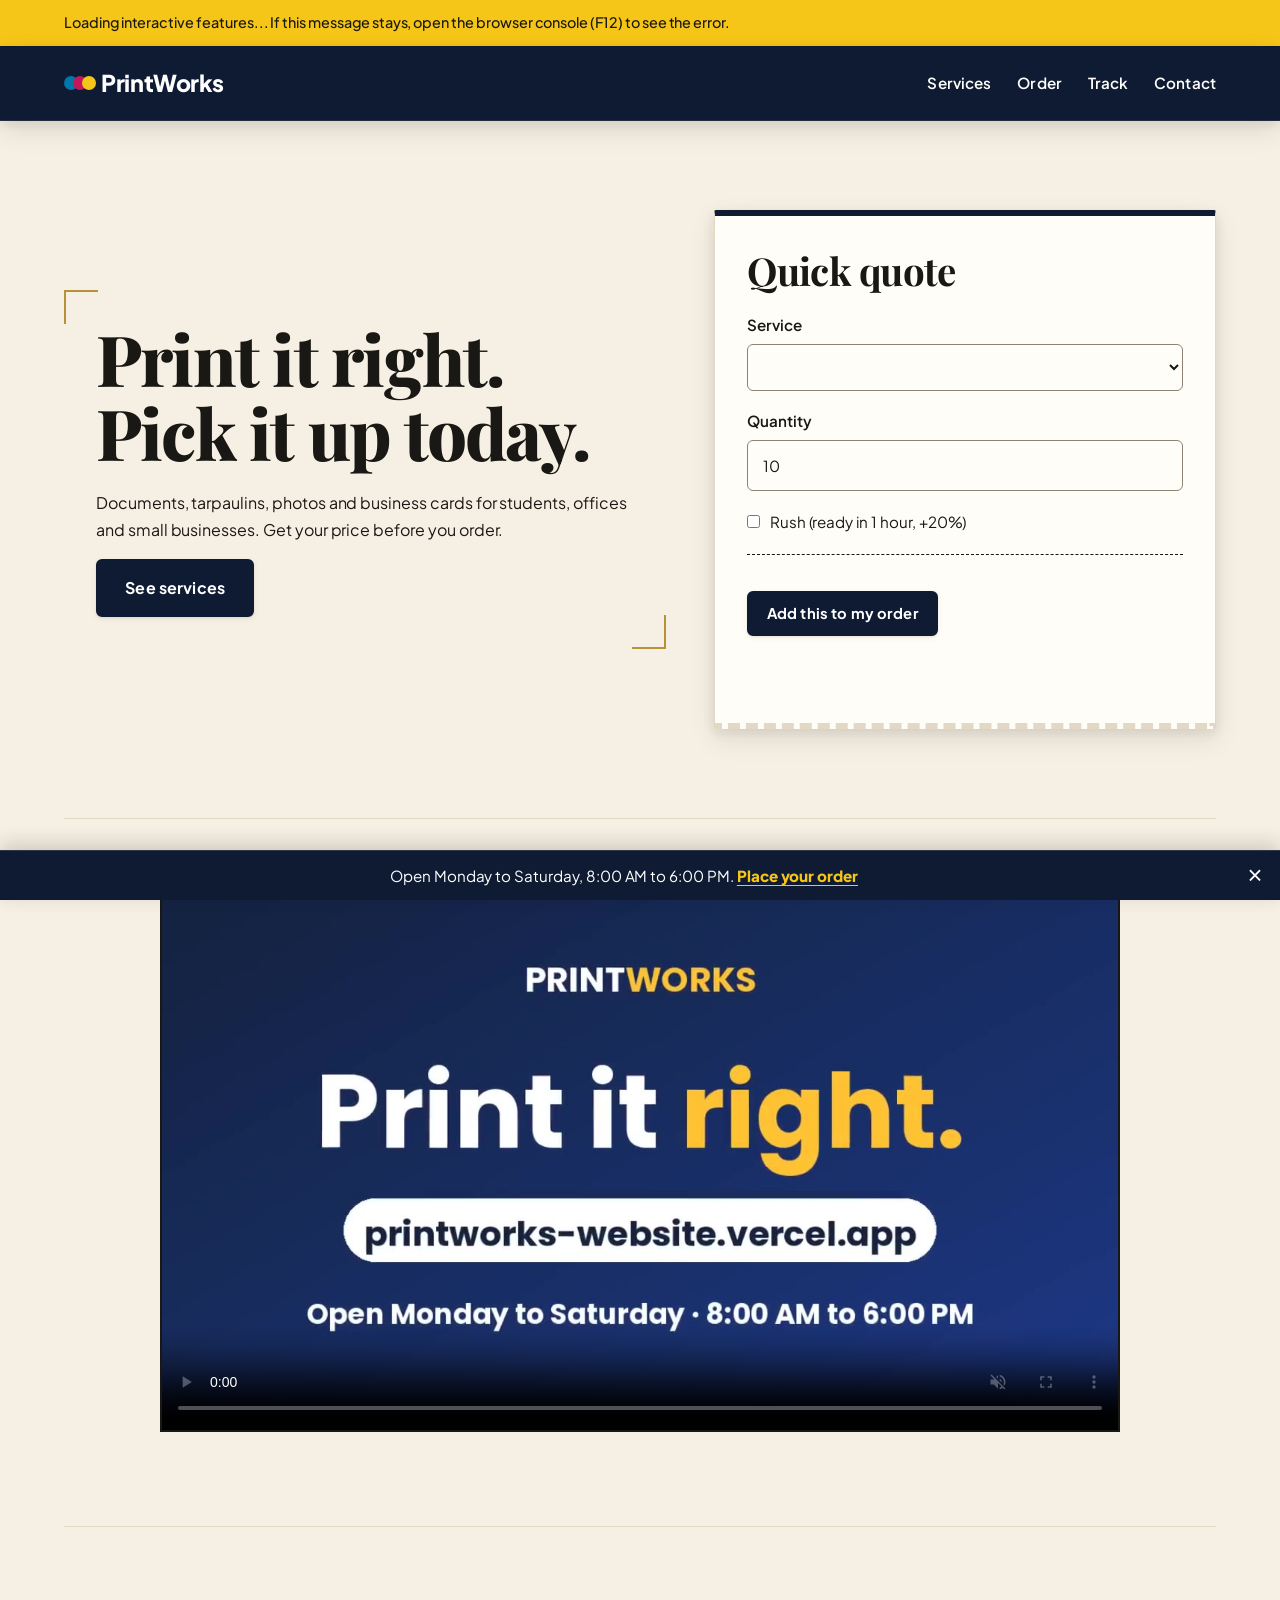
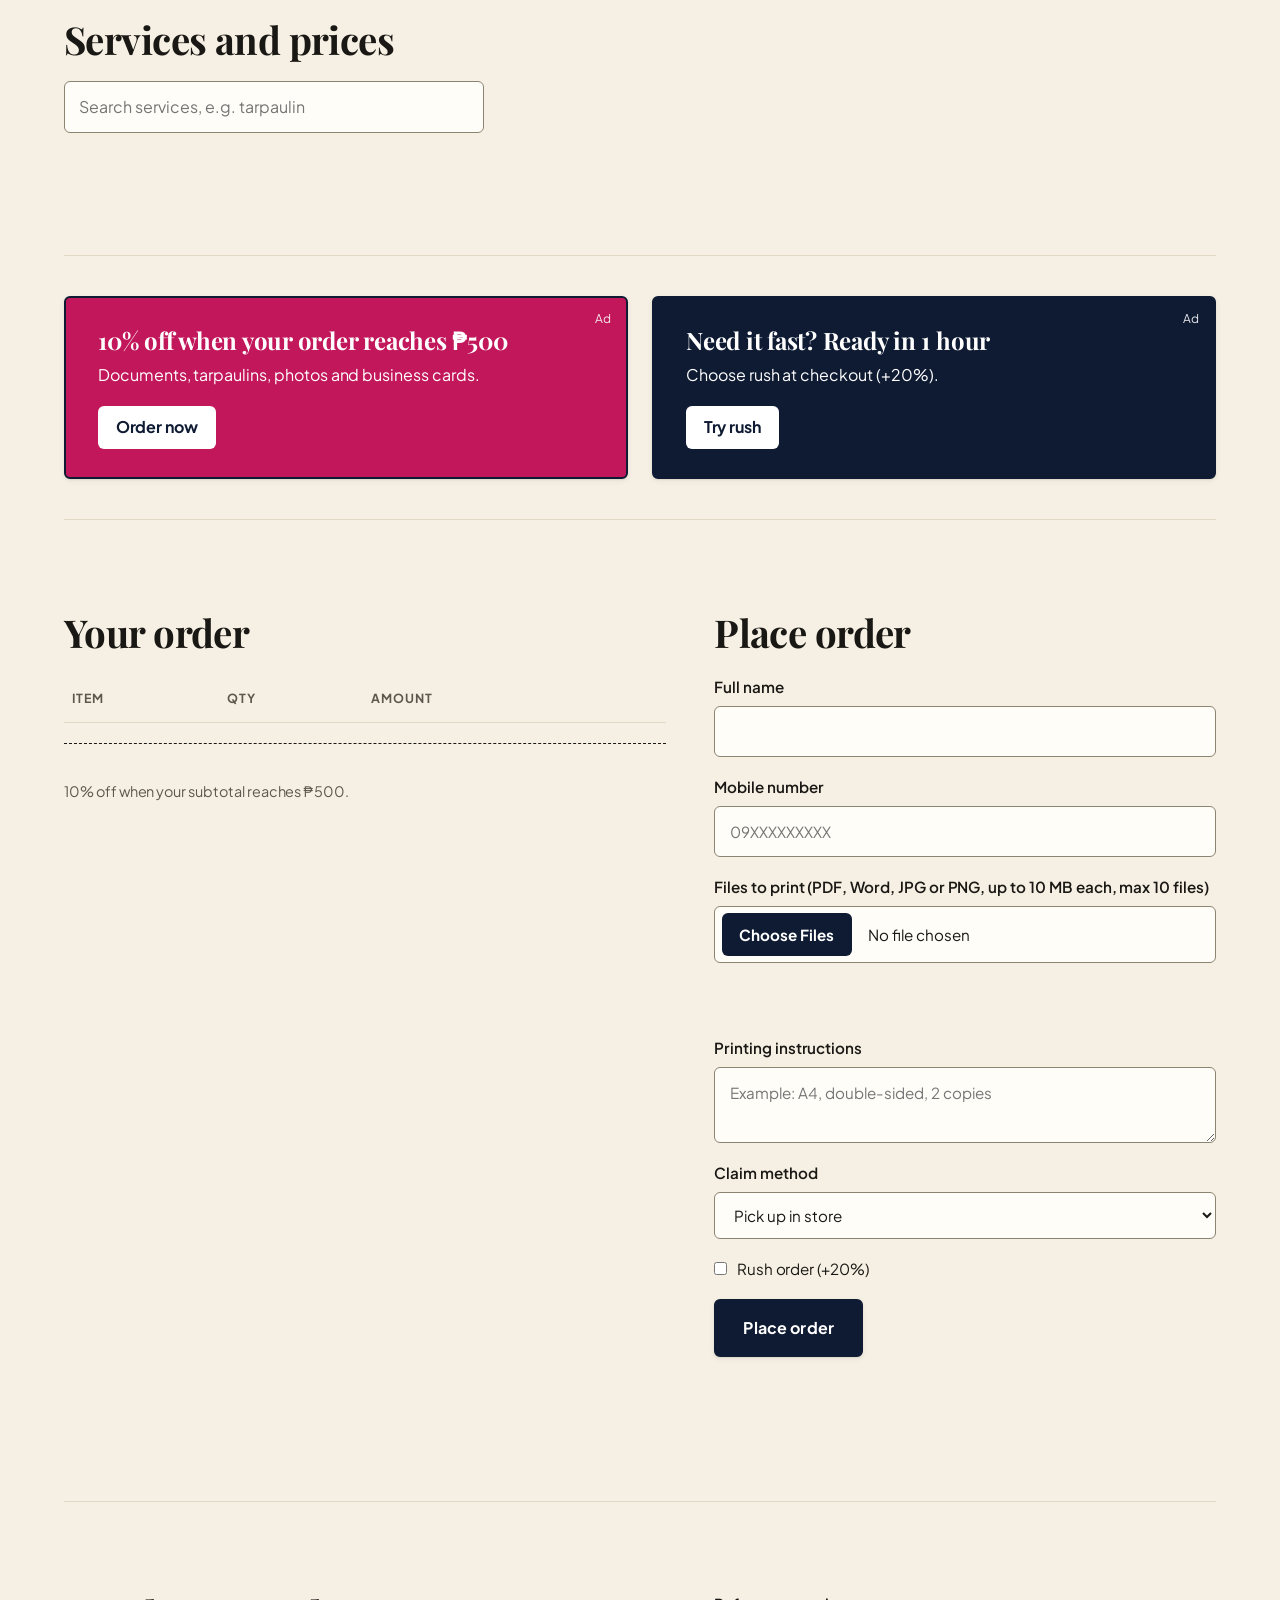
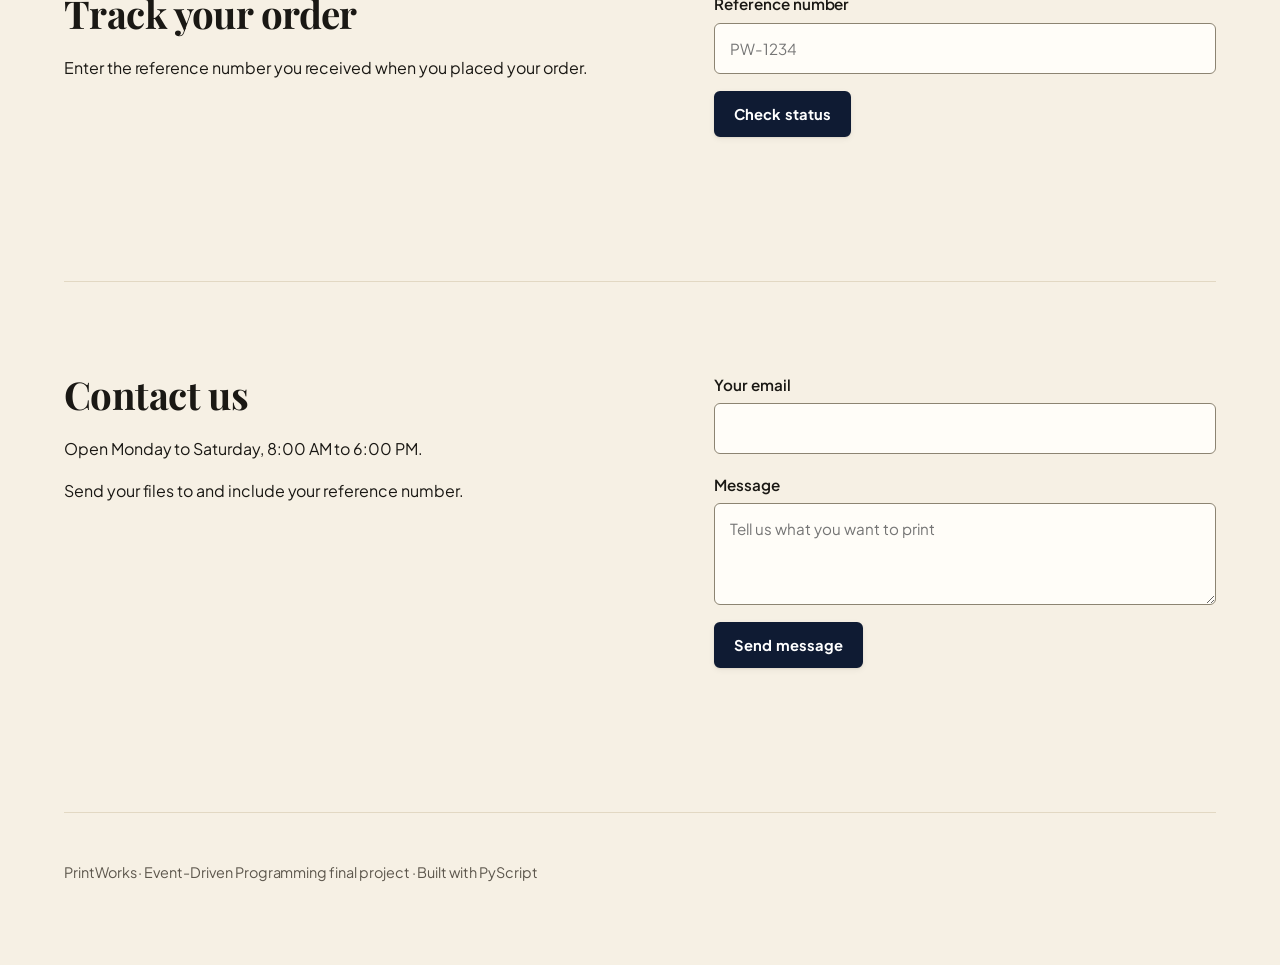
<file: index.html>
<!DOCTYPE html>
<html lang="en">
<head>
  <meta charset="UTF-8">
  <meta name="viewport" content="width=device-width, initial-scale=1">
  <title>PrintWorks | Printing Services</title>
  <link rel="preconnect" href="https://fonts.googleapis.com">
  <link rel="preconnect" href="https://fonts.gstatic.com" crossorigin>
  <link href="https://fonts.googleapis.com/css2?family=Bricolage+Grotesque:wght@600;800&family=IBM+Plex+Sans:wght@400;500;600&display=swap" rel="stylesheet">
  <link rel="stylesheet" href="https://pyscript.net/releases/2024.11.1/core.css">
  <script type="module" src="https://pyscript.net/releases/2024.11.1/core.js"></script>
  <link rel="stylesheet" href="style.css?v=7">
  <style>
    /* Delivery fields and file list (you can move this into style.css if you prefer) */
    [hidden] { display: none !important; }
    .file-list { list-style: none; padding: 0; margin: 0 0 .8rem; display: grid; gap: .45rem; }
    .file-list li {
      display: flex; justify-content: space-between; align-items: center; gap: .75rem;
      padding: .5rem .8rem; background: var(--paper-alt);
      border: 1px solid var(--line); border-radius: var(--radius);
    }
    .file-list small { color: var(--muted); }
    .preview-list { display: flex; flex-wrap: wrap; gap: .5rem; margin-bottom: .8rem; }
    .preview-list img { max-height: 120px; max-width: 100%; border-radius: var(--radius); border: 1px solid var(--line); }
  </style>
</head>
<body>
  <p id="py-status">Loading interactive features... If this message stays, open the browser console (F12) to see the error.</p>
  <header class="top">
    <a class="logo" href="#home"><span class="dots"><i></i><i></i><i></i></span>PrintWorks</a>
    <nav>
      <a href="#services">Services</a>
      <a href="#order">Order</a>
      <a href="#track">Track</a>
      <a href="#contact">Contact</a>
    </nav>
  </header>

  <main>
    <section id="home" class="hero">
      <div class="hero-text">
        <h1>Print it right. Pick it up today.</h1>
        <p>Documents, tarpaulins, photos and business cards for students, offices and small businesses. Get your price before you order.</p>
        <a class="btn" href="#services">See services</a>
      </div>

      <form id="calc-form" class="receipt" onsubmit="return false">
        <h2>Quick quote</h2>
        <label>Service <select id="calc-service"></select></label>
        <label>Quantity <input id="calc-qty" type="number" min="1" value="10"></label>
        <label class="check"><input id="calc-rush" type="checkbox"> Rush (ready in 1 hour, +20%)</label>
        <dl id="calc-out"></dl>
        <button type="button" id="calc-add" class="btn small">Add this to my order</button>
        <p id="calc-msg" class="msg" role="status"></p>
      </form>
    </section>

    <section id="ads" aria-label="PrintWorks promotional video">
      <p class="video-label">Promotional video</p>
      <div id="promo-video-wrap">
        <video id="promo-video" controls autoplay muted loop playsinline preload="metadata" poster="poster.jpg">
          <source src="promo.mp4" type="video/mp4">
          Your browser can't play this video.
        </video>
      </div>
      <p id="ad-msg" class="msg" role="status"></p>
    </section>

    <section id="services">
      <h2>Services and prices</h2>
      <input id="search" type="search" placeholder="Search services, e.g. tarpaulin" aria-label="Search services">
      <div id="service-grid" class="grid"></div>
    </section>

    <section id="deals" aria-label="Deals">
      <div class="deals">
        <a class="promo magenta" href="#order">
          <small class="tag">Ad</small>
          <strong>10% off when your order reaches ₱500</strong>
          <p>Documents, tarpaulins, photos and business cards.</p>
          <span class="go">Order now</span>
        </a>
        <a class="promo ink" href="#order">
          <small class="tag">Ad</small>
          <strong>Need it fast? Ready in 1 hour</strong>
          <p>Choose rush at checkout (+20%).</p>
          <span class="go">Try rush</span>
        </a>
      </div>
    </section>

    <section id="order" class="two-col">
      <div>
        <h2>Your order</h2>
        <table class="cart">
          <thead><tr><th>Item</th><th>Qty</th><th>Amount</th><th></th></tr></thead>
          <tbody id="cart-body"></tbody>
        </table>
        <dl id="cart-out"></dl>
        <p class="note">10% off when your subtotal reaches ₱500.</p>
      </div>

      <form id="order-form" novalidate>
        <h2>Place order</h2>
        <label>Full name <input id="name" type="text" autocomplete="name"></label>
        <label>Mobile number <input id="phone" type="tel" autocomplete="tel" placeholder="09XXXXXXXXX"></label>
        <label>Files to print (PDF, Word, JPG or PNG, up to 10 MB each, max 10 files)
          <input id="file" type="file" multiple accept=".pdf,.doc,.docx,.jpg,.jpeg,.png">
        </label>
        <ul id="file-list" class="file-list"></ul>
        <div id="preview-list" class="preview-list" hidden></div>
        <p id="file-msg" class="msg" role="status"></p>
        <label>Printing instructions
          <textarea id="notes" rows="2" placeholder="Example: A4, double-sided, 2 copies"></textarea>
        </label>
        <label>Claim method
          <select id="method">
            <option value="Pick up in store">Pick up in store</option>
            <option value="Delivery">Delivery</option>
          </select>
        </label>

        <!-- Shown only when Delivery is selected -->
        <div id="delivery-fields" hidden>
          <label>Delivery address
            <textarea id="d-address" rows="2" placeholder="House/Unit no., Street, Barangay, City"></textarea>
          </label>
          <label>Preferred delivery date
            <input id="d-date" type="date">
          </label>
          <label>Preferred delivery time
            <input id="d-time" type="time">
          </label>
        </div>

        <label class="check"><input id="rush" type="checkbox"> Rush order (+20%)</label>
        <button class="btn" type="submit">Place order</button>
        <p id="order-msg" class="msg" role="status"></p>
      </form>
    </section>

    <section id="track" class="two-col">
      <div>
        <h2>Track your order</h2>
        <p>Enter the reference number you received when you placed your order.</p>
      </div>
      <div>
        <label>Reference number <input id="ref" type="text" placeholder="PW-1234"></label>
        <button type="button" id="track-btn" class="btn small">Check status</button>
        <p id="track-msg" class="msg" role="status"></p>
      </div>
    </section>

    <section id="contact" class="two-col">
      <div>
        <h2>Contact us</h2>
        <p>Open Monday to Saturday, 8:00 AM to 6:00 PM.</p>
        <p>Send your files to <strong id="send-email"></strong> and include your reference number.</p>
      </div>
      <form id="contact-form" novalidate>
        <label>Your email <input id="c-email" type="email"></label>
        <label>Message <textarea id="c-msg" rows="3" placeholder="Tell us what you want to print"></textarea></label>
        <button class="btn small" type="submit">Send message</button>
        <p id="contact-msg" class="msg" role="status"></p>
      </form>
    </section>
  </main>

  <footer>PrintWorks &middot; Event-Driven Programming final project &middot; Built with PyScript</footer>

  <div id="promo-bar">
    <span>Open Monday to Saturday, 8:00 AM to 6:00 PM. <a href="#order">Place your order</a></span>
    <button type="button" id="promo-close" aria-label="Close ad">&times;</button>
  </div>

  <!-- Plain JavaScript so the delivery fields show even if PyScript is slow or fails to load -->
  <script>
    (function () {
      var method = document.getElementById('method');
      var box = document.getElementById('delivery-fields');
      function sync() { box.hidden = (method.value !== 'Delivery'); }
      method.addEventListener('change', sync);
      method.addEventListener('input', sync);
      sync();
    })();
  </script>

  <script type="py" src="./main.py?v=7"></script>
</body>
</html>
</file>
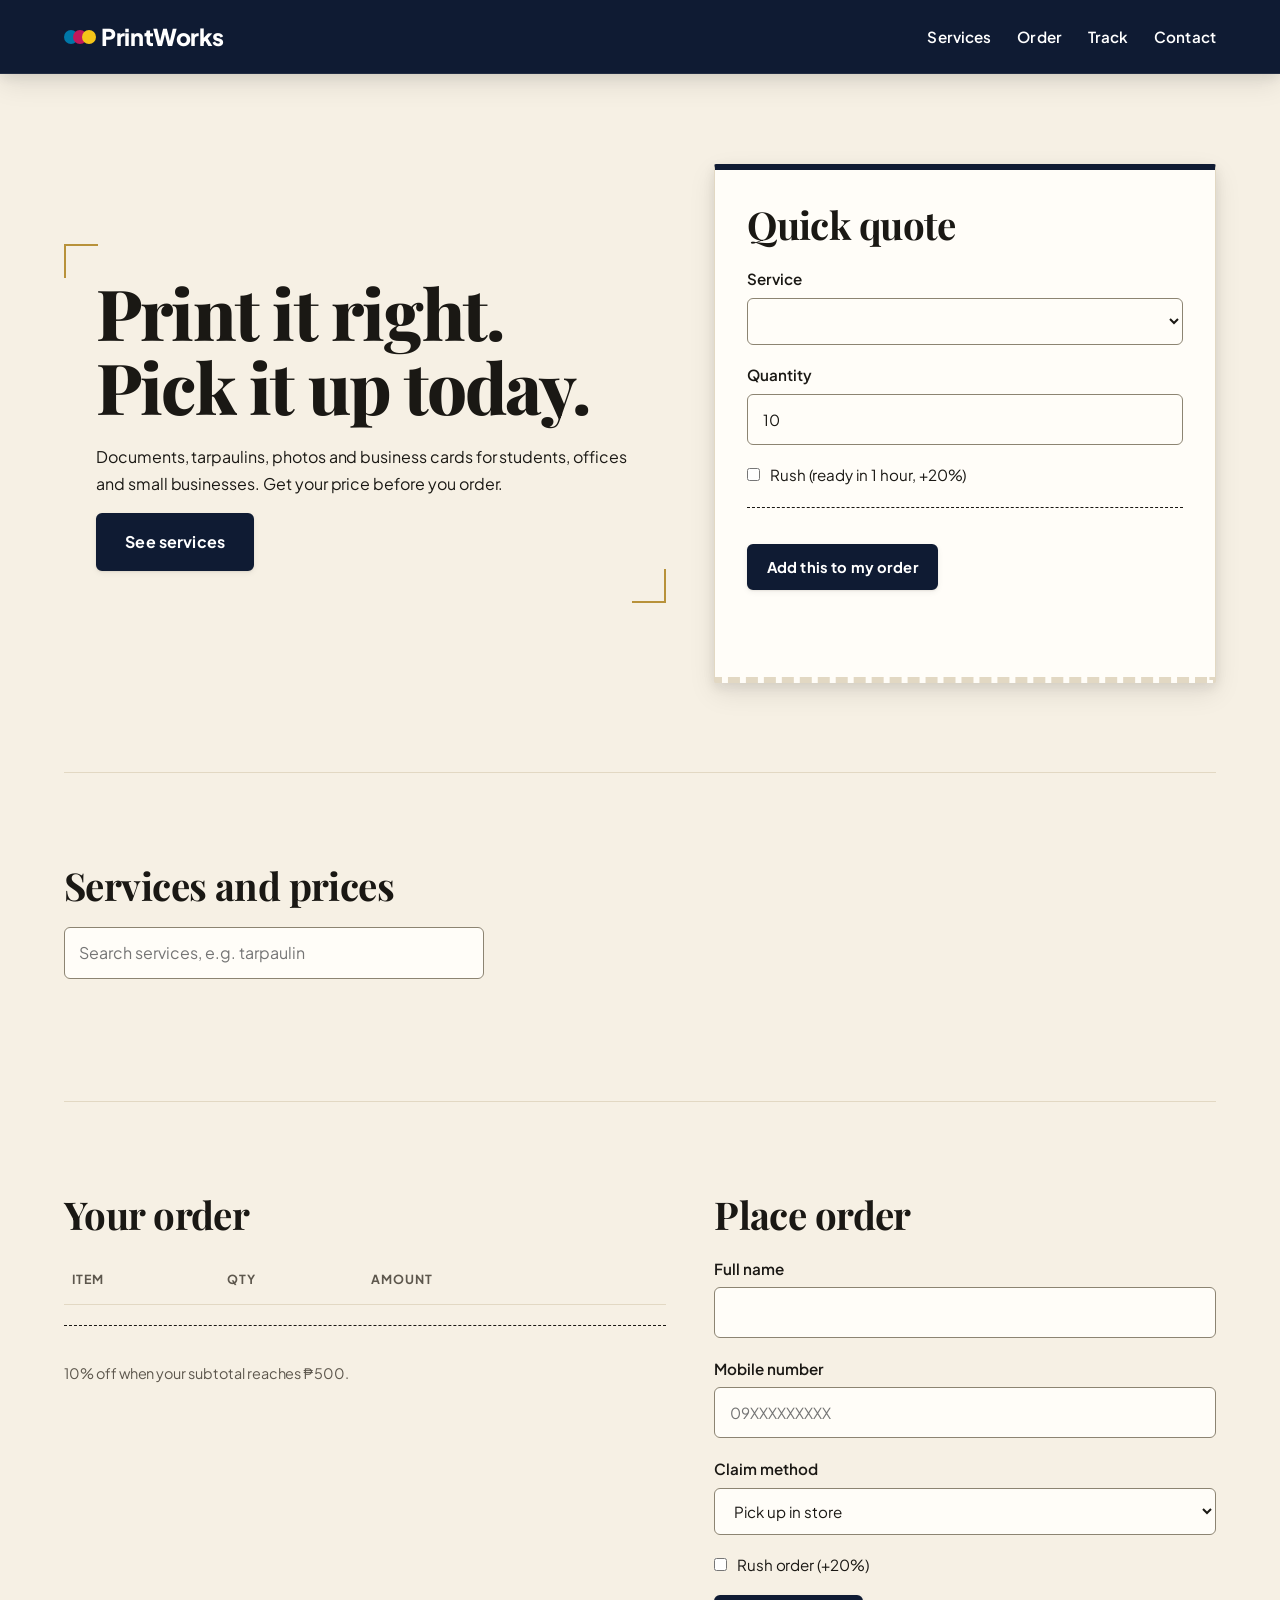
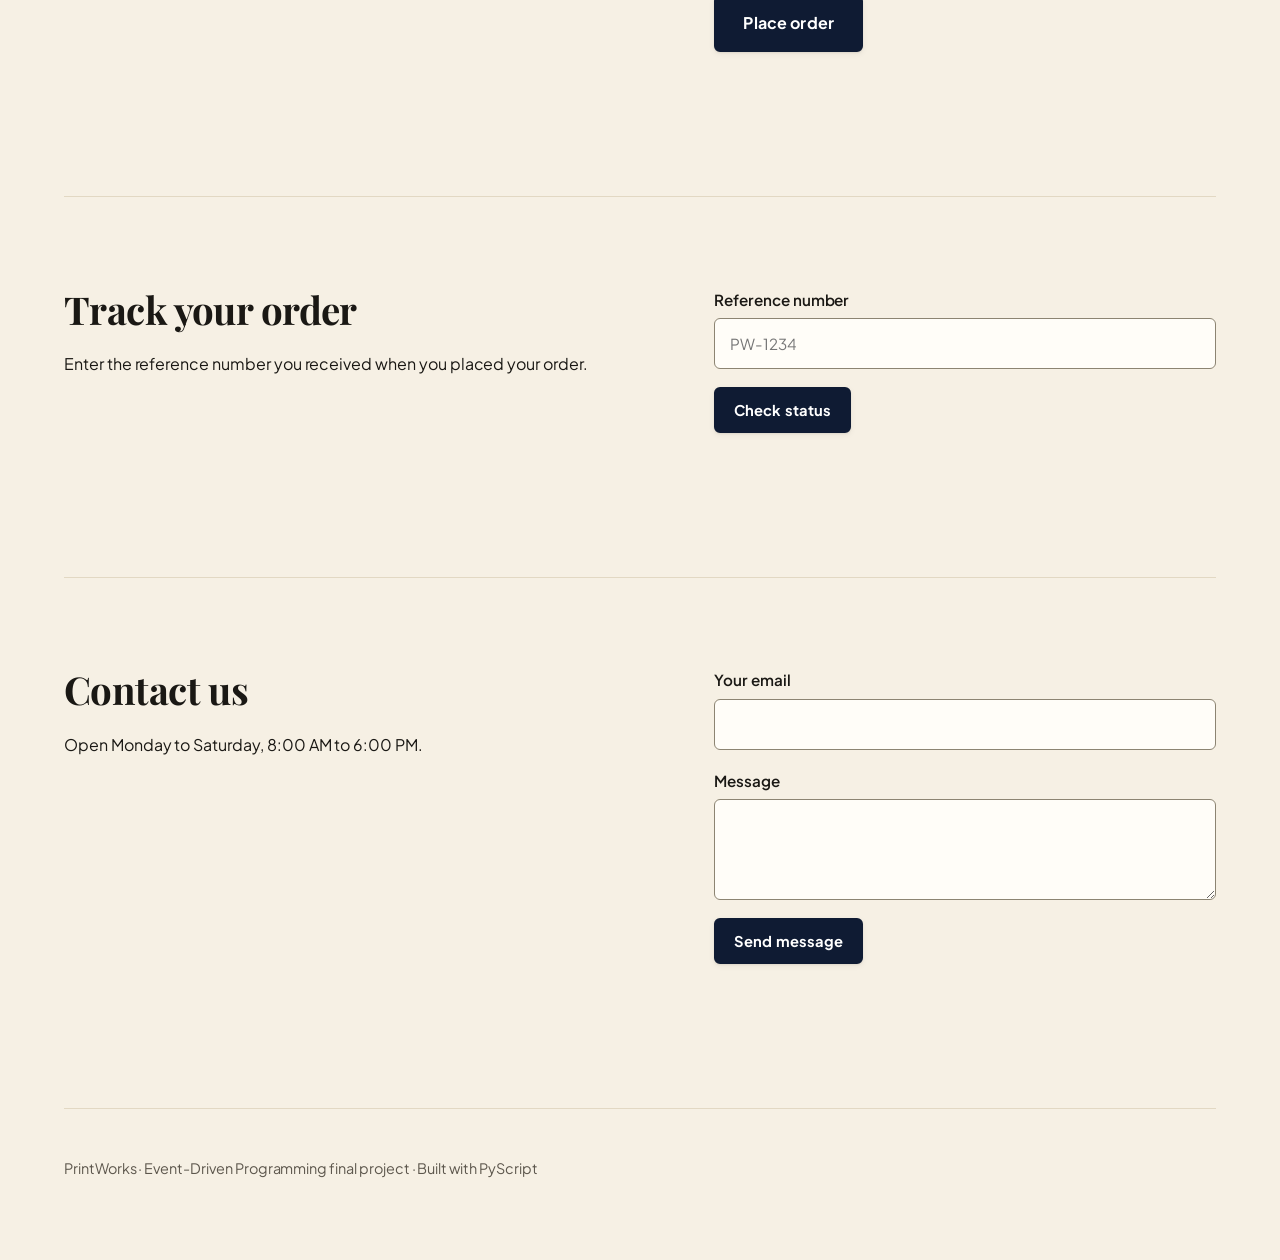
<file: index (1).html>
<!DOCTYPE html>
<html lang="en">
<head>
  <meta charset="UTF-8">
  <meta name="viewport" content="width=device-width, initial-scale=1">
  <title>PrintWorks | Printing Services</title>
  <link rel="preconnect" href="https://fonts.googleapis.com">
  <link rel="preconnect" href="https://fonts.gstatic.com" crossorigin>
  <link href="https://fonts.googleapis.com/css2?family=Bricolage+Grotesque:wght@600;800&family=IBM+Plex+Sans:wght@400;500;600&display=swap" rel="stylesheet">
  <link rel="stylesheet" href="https://pyscript.net/releases/2024.11.1/core.css">
  <script type="module" src="https://pyscript.net/releases/2024.11.1/core.js"></script>
  <link rel="stylesheet" href="style.css">
</head>
<body>
  <header class="top">
    <a class="logo" href="#home"><span class="dots"><i></i><i></i><i></i></span>PrintWorks</a>
    <nav>
      <a href="#services">Services</a>
      <a href="#order">Order</a>
      <a href="#track">Track</a>
      <a href="#contact">Contact</a>
    </nav>
  </header>

  <main>
    <section id="home" class="hero">
      <div class="hero-text">
        <h1>Print it right. Pick it up today.</h1>
        <p>Documents, tarpaulins, photos and business cards for students, offices and small businesses. Get your price before you order.</p>
        <a class="btn" href="#services">See services</a>
      </div>

      <form id="calc-form" class="receipt" onsubmit="return false">
        <h2>Quick quote</h2>
        <label>Service <select id="calc-service"></select></label>
        <label>Quantity <input id="calc-qty" type="number" min="1" value="10"></label>
        <label class="check"><input id="calc-rush" type="checkbox"> Rush (ready in 1 hour, +20%)</label>
        <dl id="calc-out"></dl>
        <button type="button" id="calc-add" class="btn small">Add this to my order</button>
        <p id="calc-msg" class="msg" role="status"></p>
      </form>
    </section>

    <section id="services">
      <h2>Services and prices</h2>
      <input id="search" type="search" placeholder="Search services, e.g. tarpaulin" aria-label="Search services">
      <div id="service-grid" class="grid"></div>
    </section>

    <section id="order" class="two-col">
      <div>
        <h2>Your order</h2>
        <table class="cart">
          <thead><tr><th>Item</th><th>Qty</th><th>Amount</th><th></th></tr></thead>
          <tbody id="cart-body"></tbody>
        </table>
        <dl id="cart-out"></dl>
        <p class="note">10% off when your subtotal reaches ₱500.</p>
      </div>

      <form id="order-form" novalidate>
        <h2>Place order</h2>
        <label>Full name <input id="name" type="text" autocomplete="name"></label>
        <label>Mobile number <input id="phone" type="tel" autocomplete="tel" placeholder="09XXXXXXXXX"></label>
        <label>Claim method
          <select id="method"><option>Pick up in store</option><option>Delivery</option></select>
        </label>
        <label class="check"><input id="rush" type="checkbox"> Rush order (+20%)</label>
        <button class="btn" type="submit">Place order</button>
        <p id="order-msg" class="msg" role="status"></p>
      </form>
    </section>

    <section id="track" class="two-col">
      <div>
        <h2>Track your order</h2>
        <p>Enter the reference number you received when you placed your order.</p>
      </div>
      <div>
        <label>Reference number <input id="ref" type="text" placeholder="PW-1234"></label>
        <button type="button" id="track-btn" class="btn small">Check status</button>
        <p id="track-msg" class="msg" role="status"></p>
      </div>
    </section>

    <section id="contact" class="two-col">
      <div>
        <h2>Contact us</h2>
        <p>Open Monday to Saturday, 8:00 AM to 6:00 PM.</p>
      </div>
      <form id="contact-form" novalidate>
        <label>Your email <input id="c-email" type="email"></label>
        <label>Message <textarea id="c-msg" rows="3"></textarea></label>
        <button class="btn small" type="submit">Send message</button>
        <p id="contact-msg" class="msg" role="status"></p>
      </form>
    </section>
  </main>

  <footer>PrintWorks &middot; Event-Driven Programming final project &middot; Built with PyScript</footer>

  <script type="py" src="./main.py"></script>
</body>
</html>
</file>
<file: style.css>
@import url("https://fonts.googleapis.com/css2?family=Playfair+Display:wght@600;700;800&family=Plus+Jakarta+Sans:wght@400;500;600;700;800&display=swap");

:root {
  --paper: #f6f0e4;
  --paper-alt: #fffdf8;
  --ink: #1a1814;
  --muted: #5d574d;
  --line: #e2d8c3;
  --navy: #0f1b33;
  --cyan: #0077a8;
  --magenta: #c2185b;
  --yellow: #f5c518;
  --gold: #b8923a;
  --slate: #6b7488;
  --ok: #146c34;
  --err: #b3261e;

  --radius: 6px;
  --ease: all 0.3s ease;
  --shadow-sm: 0 1px 2px rgba(26, 24, 20, .07), 0 2px 6px rgba(26, 24, 20, .06);
  --shadow-md: 0 4px 12px rgba(26, 24, 20, .09), 0 10px 28px rgba(26, 24, 20, .09);
  --shadow-lg: 0 10px 24px rgba(26, 24, 20, .13), 0 24px 56px rgba(26, 24, 20, .13);
}

* { box-sizing: border-box; }
html { scroll-behavior: smooth; }

body {
  margin: 0;
  background: var(--paper);
  color: var(--ink);
  font-family: "Plus Jakarta Sans", system-ui, -apple-system, "Segoe UI", sans-serif;
  font-size: 1rem;
  line-height: 1.65;
  letter-spacing: -0.003em;
  -webkit-font-smoothing: antialiased;
  -moz-osx-font-smoothing: grayscale;
  text-rendering: optimizeLegibility;
}

::selection { background: var(--yellow); color: var(--ink); }

h1, h2 {
  font-family: "Playfair Display", Georgia, "Times New Roman", serif;
  color: var(--ink);
  text-wrap: balance;
}
h3, .logo {
  font-family: "Plus Jakarta Sans", system-ui, sans-serif;
  color: var(--ink);
}
h1 {
  font-size: clamp(2.5rem, 5.5vw + 0.5rem, 4.4rem);
  font-weight: 800;
  line-height: 1.05;
  letter-spacing: -0.025em;
  margin: 0 0 1.25rem;
}
h2 {
  font-size: clamp(1.75rem, 2.2vw + 1rem, 2.4rem);
  font-weight: 700;
  line-height: 1.15;
  letter-spacing: -0.015em;
  margin: 0 0 1.25rem;
}
h3 {
  font-size: 1.1rem;
  font-weight: 700;
  line-height: 1.3;
  letter-spacing: -0.005em;
  margin: 0 0 .4rem;
}
p {
  max-width: 62ch;
  margin-top: 0;
  text-wrap: pretty;
}

.top {
  display: flex; justify-content: space-between; align-items: center; gap: 1rem; flex-wrap: wrap;
  padding: 1.1rem clamp(1rem, 5vw, 4rem);
  background: var(--navy);
  border-bottom: 1px solid rgba(255, 255, 255, .08);
  position: sticky; top: 0; z-index: 5;
  box-shadow: var(--shadow-md);
}
.logo {
  font-weight: 800; font-size: 1.45rem; letter-spacing: -0.02em;
  color: #fff; text-decoration: none;
  display: flex; align-items: center; gap: .65rem;
  transition: var(--ease);
}
.logo:hover { opacity: .85; }

.dots { display: inline-flex; }
.dots i { width: 14px; height: 14px; border-radius: 50%; mix-blend-mode: normal; margin-right: -5px; }
.dots i:nth-child(1) { background: var(--cyan); }
.dots i:nth-child(2) { background: var(--magenta); }
.dots i:nth-child(3) { background: var(--yellow); }

nav { display: flex; gap: 1.6rem; }
nav a {
  position: relative;
  color: #fff; text-decoration: none;
  font-weight: 600; font-size: .95rem; letter-spacing: .01em;
  padding: .25rem 0;
  transition: var(--ease);
}
nav a::after {
  content: ""; position: absolute; left: 0; right: 0; bottom: -2px; height: 2px;
  background: var(--yellow);
  transform: scaleX(0); transform-origin: left;
  transition: transform 0.3s ease;
}
nav a:hover { color: var(--yellow); }
nav a:hover::after, nav a:focus-visible::after { transform: scaleX(1); }
.top a:focus-visible { outline-color: var(--yellow); }

main { padding: 0 clamp(1rem, 5vw, 4rem); }
section {
  padding: clamp(3.5rem, 7vw, 6rem) 0;
  border-bottom: 1px solid var(--line);
}
.hero { display: grid; grid-template-columns: 1.2fr 1fr; gap: 3rem; align-items: center; }
.hero-text { position: relative; padding: 2rem; }

.hero-text::before, .hero-text::after {
  content: ""; position: absolute; width: 32px; height: 32px; border: 2px solid var(--gold);
}
.hero-text::before { top: 0; left: 0; border-right: 0; border-bottom: 0; }
.hero-text::after { bottom: 0; right: 0; border-left: 0; border-top: 0; }

.btn {
  display: inline-block;
  background: var(--navy); color: #fff;
  border: 2px solid var(--navy);
  padding: .85rem 1.7rem;
  font: inherit; font-weight: 700; letter-spacing: .01em;
  border-radius: var(--radius);
  cursor: pointer; text-decoration: none;
  box-shadow: var(--shadow-sm);
  transition: var(--ease);
}
.btn:hover {
  background: var(--cyan); border-color: var(--cyan);
  transform: translateY(-2px);
  box-shadow: var(--shadow-md);
}
.btn:active { transform: translateY(0); box-shadow: var(--shadow-sm); }
.btn.small { padding: .55rem 1.1rem; font-size: .92rem; }

.btn:focus-visible, input:focus-visible, select:focus-visible, textarea:focus-visible,
button:focus-visible, a:focus-visible {
  outline: 3px solid var(--cyan); outline-offset: 3px;
}

label { display: block; font-weight: 600; font-size: .95rem; margin-bottom: 1.1rem; }
input, select, textarea {
  display: block; width: 100%; margin-top: .4rem; padding: .75rem .9rem;
  border: 1px solid #8c8472;
  border-radius: var(--radius);
  font: inherit; font-weight: 400; background: var(--paper-alt); color: var(--ink);
  transition: var(--ease);
}
input:hover, select:hover, textarea:hover { border-color: var(--navy); }
input:focus, select:focus, textarea:focus {
  border-color: var(--cyan);
  box-shadow: 0 0 0 4px rgba(0, 119, 168, .15);
}
label.check { display: flex; gap: .6rem; align-items: center; font-weight: 400; }
label.check input { width: auto; margin: 0; }

.receipt {
  background: var(--paper-alt); padding: 2rem;
  border: 1px solid var(--line);
  border-top: 6px solid var(--navy);
  border-bottom: 6px dashed var(--line);
  border-radius: 2px;
  box-shadow: var(--shadow-md);
}
dl {
  display: grid; grid-template-columns: 1fr auto; gap: .5rem 1rem;
  margin: 1.25rem 0; padding-top: 1rem;
  border-top: 1px dashed var(--ink);
}
dt, dd { margin: 0; }
dt { color: var(--muted); }
dd { text-align: right; font-variant-numeric: tabular-nums; font-weight: 600; }
.total { font-weight: 800; font-size: 1.25rem; letter-spacing: -0.01em; }

#search { max-width: 420px; margin: 0 0 2rem; }
.grid { display: grid; grid-template-columns: repeat(auto-fill, minmax(240px, 1fr)); gap: 1.5rem; }

.card {
  border: 1px solid var(--line); border-left: 5px solid var(--navy);
  padding: 1.4rem;
  background: var(--paper-alt);
  border-radius: 2px var(--radius) var(--radius) 2px;
  box-shadow: var(--shadow-sm);
  transition: var(--ease);
}
.card:nth-child(3n+2) { border-left-color: var(--gold); }
.card:nth-child(3n+3) { border-left-color: var(--slate); }
.card:hover {
  transform: translateY(-4px);
  box-shadow: var(--shadow-lg);
  border-color: #d4c8ae;
}
.card p { margin: 0 0 .8rem; color: var(--muted); font-size: .95rem; line-height: 1.55; }
.card .price { color: var(--navy); font-weight: 700; font-size: 1.2rem; letter-spacing: -0.01em; }
.price span { font-weight: 500; font-size: .85rem; color: var(--muted); }
.add-row { display: flex; gap: .6rem; }
.add-row input { width: 5rem; margin: 0; }

.two-col { display: grid; grid-template-columns: 1.2fr 1fr; gap: 3rem; }
.cart { width: 100%; border-collapse: collapse; }
.cart th, .cart td { text-align: left; padding: .85rem .5rem; border-bottom: 1px solid var(--line); }
.cart th {
  font-size: .78rem; font-weight: 700; letter-spacing: .08em; text-transform: uppercase;
  color: var(--muted);
}
.cart tbody tr { transition: var(--ease); }
.cart tbody tr:hover { background: rgba(26, 24, 20, .03); }
.empty { color: var(--muted); }
.note { color: var(--muted); font-size: .9rem; }
.link {
  background: none; border: 0; color: var(--navy); cursor: pointer;
  font: inherit; font-weight: 600; text-decoration: underline; text-underline-offset: 3px; padding: 0;
  transition: var(--ease);
}
.link:hover { color: var(--cyan); }

.msg { min-height: 1.4rem; margin-top: 1rem; font-weight: 600; }
.msg.ok { color: var(--ok); }
.msg.error { color: var(--err); }

footer { padding: 3rem clamp(1rem, 5vw, 4rem); color: var(--muted); font-size: .9rem; }

@media (max-width: 800px) {
  .hero, .two-col { grid-template-columns: 1fr; gap: 1.5rem; }
}
@media (prefers-reduced-motion: reduce) {
  html { scroll-behavior: auto; }
  *, *::before, *::after { transition-duration: 0.01ms !important; }
  .btn:hover, .card:hover { transform: none; }
}

#ads { padding: 2.5rem 0; }
#ad-banner {
  position: relative; padding: 2rem 2.2rem;
  background: var(--paper-alt); color: var(--ink);
  border: 1px solid var(--line); border-top: 3px solid var(--gold);
  border-radius: var(--radius);
  min-height: 190px;
  display: flex; flex-direction: column; justify-content: space-between; gap: 1rem;
  box-shadow: var(--shadow-md);
}
#ad-slide h2 { font-size: clamp(1.6rem, 3.5vw, 2.4rem); margin: 0 0 .5rem; color: inherit; }
#ad-slide p { margin: 0 0 1.1rem; }
#ad-dots { display: flex; gap: .6rem; }
#ad-dots button {
  width: 14px; height: 14px; padding: 0; border-radius: 50%;
  border: 2px solid currentColor; background: transparent; cursor: pointer;
  transition: var(--ease);
}
#ad-dots button:hover { transform: scale(1.2); }
#ad-dots button.on { background: currentColor; }

#py-status {
  margin: 0; padding: .7rem clamp(1rem, 5vw, 4rem);
  background: var(--yellow); color: var(--ink);
  font-size: .9rem; font-weight: 500;
  max-width: none;
}
#preview {
  max-width: 200px; max-height: 160px;
  border: 1px solid var(--line); border-radius: var(--radius);
  box-shadow: var(--shadow-sm);
  margin-bottom: .8rem;
}

input[type="file"] { padding: .4rem; cursor: pointer; }
input[type="file"]::file-selector-button {
  background: var(--navy); color: #fff; border: 0; border-radius: var(--radius);
  padding: .55rem 1.1rem; margin-right: 1rem;
  font: inherit; font-weight: 700; cursor: pointer;
  transition: var(--ease);
}
input[type="file"]::file-selector-button:hover { background: var(--cyan); }

#deals { padding: 2.5rem 0; }
.deals { display: grid; grid-template-columns: 1fr 1fr; gap: 1.5rem; }
.promo {
  position: relative; display: block;
  padding: 1.8rem 2rem;
  border: 2px solid var(--navy); border-radius: var(--radius);
  color: #fff; text-decoration: none;
  box-shadow: var(--shadow-sm);
  transition: var(--ease);
}
.promo:hover { transform: translateY(-4px); box-shadow: var(--shadow-lg); }
.promo.magenta { background: var(--magenta); }
.promo.ink { background: var(--navy); }
.promo strong {
  display: block;
  font-family: "Playfair Display", Georgia, serif;
  font-size: 1.5rem; font-weight: 700; line-height: 1.15; letter-spacing: -0.01em;
  margin: 0 2rem .5rem 0;
}
.promo p { margin: 0 0 1.1rem; }
.promo .go {
  display: inline-block; background: #fff; color: var(--navy);
  padding: .5rem 1.1rem; border-radius: var(--radius); font-weight: 700;
  transition: var(--ease);
}
.promo:hover .go { background: var(--yellow); }
.promo .tag { position: absolute; top: .7rem; right: .9rem; font-size: .75rem; letter-spacing: .04em; opacity: .9; }
@media (max-width: 800px) { .deals { grid-template-columns: 1fr; } }

#promo-bar {
  position: fixed; left: 0; right: 0; bottom: 0; z-index: 10;
  display: flex; justify-content: center; align-items: center; gap: 1rem;
  padding: .75rem 3rem .75rem 1rem;
  background: var(--navy); color: #fff;
  border-top: 1px solid rgba(255, 255, 255, .12);
  box-shadow: 0 -6px 20px rgba(26, 24, 20, .18);
  font-size: .95rem; text-align: center;
}
#promo-bar[hidden] { display: none; }
#promo-bar a { color: var(--yellow); font-weight: 800; text-underline-offset: 3px; transition: var(--ease); }
#promo-bar a:hover { color: #fff; }
#promo-bar a:focus-visible, #promo-close:focus-visible { outline-color: var(--yellow); }
#promo-close {
  position: absolute; right: .6rem; top: 50%; transform: translateY(-50%);
  background: none; border: 0; color: #fff;
  font-size: 1.6rem; line-height: 1; cursor: pointer; padding: .2rem .5rem;
  border-radius: var(--radius);
  transition: var(--ease);
}
#promo-close:hover { background: rgba(255, 255, 255, .14); }
footer { padding-bottom: 5rem; }
.ad-tag { position: absolute; top: .7rem; right: .9rem; font-size: .75rem; letter-spacing: .04em; color: var(--muted); }

/* Promotional video in the ads area (the old blue banner spot) */
.video-label { max-width: 960px; margin: 0 auto .5rem; font-size: .85rem; color: var(--muted); }
#promo-video-wrap { max-width: 960px; margin: 0 auto; border: 2px solid var(--ink); background: #000; }
#promo-video { display: block; width: 100%; aspect-ratio: 16 / 9; background: #000; }
</file>
